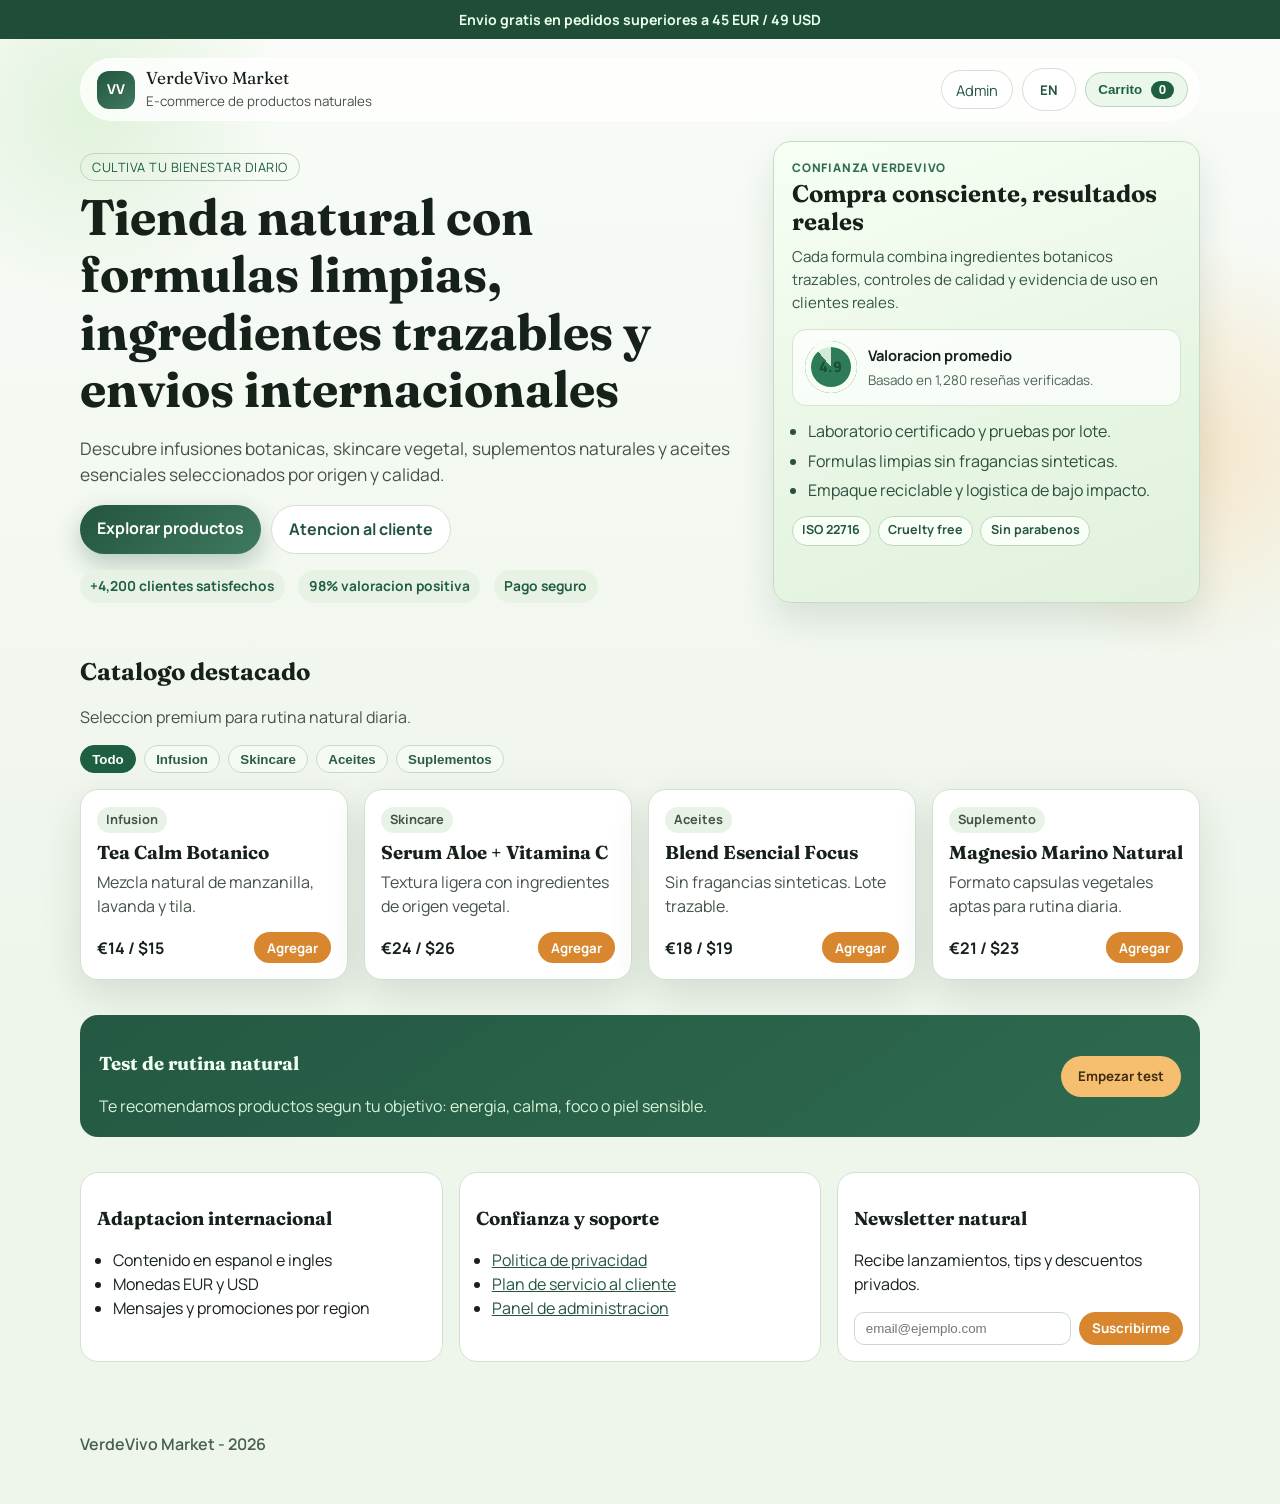
<file: index.html>
﻿<!doctype html>
<html lang="es">
<head>
  <meta charset="UTF-8" />
  <meta name="viewport" content="width=device-width, initial-scale=1.0" />
  <title>VerdeVivo Market | E-commerce Natural</title>
  <link rel="preconnect" href="https://fonts.googleapis.com">
  <link rel="preconnect" href="https://fonts.gstatic.com" crossorigin>
  <link href="https://fonts.googleapis.com/css2?family=Fraunces:opsz,wght@9..144,500;9..144,700&family=Manrope:wght@400;500;700;800&display=swap" rel="stylesheet">
  <link rel="stylesheet" href="styles.css" />
</head>
<body>
  <div class="bg-orb orb-1"></div>
  <div class="bg-orb orb-2"></div>

  <p class="promo-bar" data-es="Envio gratis en pedidos superiores a 45 EUR / 49 USD" data-en="Free shipping on orders over 45 EUR / 49 USD">Envio gratis en pedidos superiores a 45 EUR / 49 USD</p>

  <header class="hero container reveal">
    <nav class="topbar">
      <div class="brand-wrap">
        <span class="brand-mark">VV</span>
        <div>
          <p class="brand" data-es="VerdeVivo Market" data-en="VerdeVivo Market">VerdeVivo Market</p>
          <small data-es="E-commerce de productos naturales" data-en="Natural products e-commerce">E-commerce de productos naturales</small>
        </div>
      </div>
      <div class="top-actions">
        <a class="pill-link" href="admin.html">Admin</a>
        <button id="langToggle" class="btn ghost" aria-label="Cambiar idioma">EN</button>
        <button id="cartBtn" class="cart-btn" aria-label="Abrir carrito">
          <span data-es="Carrito" data-en="Cart">Carrito</span>
          <strong id="cartCount">0</strong>
        </button>
      </div>
    </nav>

    <section class="hero-grid">
      <div>
        <p class="kicker" data-es="Cultiva tu bienestar diario" data-en="Cultivate your daily well-being">Cultiva tu bienestar diario</p>
        <h1 data-es="Tienda natural con formulas limpias, ingredientes trazables y envios internacionales" data-en="Natural store with clean formulas, traceable ingredients and international shipping">Tienda natural con formulas limpias, ingredientes trazables y envios internacionales</h1>
        <p class="lead" data-es="Descubre infusiones botanicas, skincare vegetal, suplementos naturales y aceites esenciales seleccionados por origen y calidad." data-en="Discover botanical infusions, plant-based skincare, natural supplements and essential oils selected by origin and quality.">Descubre infusiones botanicas, skincare vegetal, suplementos naturales y aceites esenciales seleccionados por origen y calidad.</p>
        <div class="hero-actions">
          <a class="btn" href="#catalogo" data-es="Explorar productos" data-en="Explore products">Explorar productos</a>
          <a class="btn ghost" href="customer-service.html" data-es="Atencion al cliente" data-en="Customer care">Atencion al cliente</a>
        </div>
        <div class="proof-strip">
          <span data-es="+4,200 clientes satisfechos" data-en="+4,200 happy customers">+4,200 clientes satisfechos</span>
          <span data-es="98% valoracion positiva" data-en="98% positive rating">98% valoracion positiva</span>
          <span data-es="Pago seguro" data-en="Secure checkout">Pago seguro</span>
        </div>
      </div>

      <aside class="hero-panel reveal">
        <div class="hero-panel-head">
          <p class="panel-eyebrow" data-es="Confianza VerdeVivo" data-en="VerdeVivo trust">Confianza VerdeVivo</p>
          <h2 data-es="Compra consciente, resultados reales" data-en="Mindful shopping, real results">Compra consciente, resultados reales</h2>
        </div>
        <p class="panel-lead" data-es="Cada formula combina ingredientes botanicos trazables, controles de calidad y evidencia de uso en clientes reales." data-en="Every formula combines traceable botanical ingredients, quality controls, and real customer usage evidence.">Cada formula combina ingredientes botanicos trazables, controles de calidad y evidencia de uso en clientes reales.</p>
        <div class="trust-score">
          <div class="score-ring">4.9</div>
          <div>
            <strong data-es="Valoracion promedio" data-en="Average rating">Valoracion promedio</strong>
            <p data-es="Basado en 1,280 reseñas verificadas." data-en="Based on 1,280 verified reviews.">Basado en 1,280 reseñas verificadas.</p>
          </div>
        </div>
        <ul class="trust-list">
          <li data-es="Laboratorio certificado y pruebas por lote." data-en="Certified lab and batch testing.">Laboratorio certificado y pruebas por lote.</li>
          <li data-es="Formulas limpias sin fragancias sinteticas." data-en="Clean formulas with no synthetic fragrances.">Formulas limpias sin fragancias sinteticas.</li>
          <li data-es="Empaque reciclable y logistica de bajo impacto." data-en="Recyclable packaging and low-impact logistics.">Empaque reciclable y logistica de bajo impacto.</li>
        </ul>
        <div class="trust-chips">
          <span>ISO 22716</span>
          <span data-es="Cruelty free" data-en="Cruelty free">Cruelty free</span>
          <span data-es="Sin parabenos" data-en="Paraben free">Sin parabenos</span>
        </div>
      </aside>
    </section>
  </header>

  <main>
    <section id="catalogo" class="container section reveal">
      <div class="section-head">
        <h2 data-es="Catalogo destacado" data-en="Featured catalog">Catalogo destacado</h2>
        <p data-es="Seleccion premium para rutina natural diaria." data-en="Premium selection for a daily natural routine.">Seleccion premium para rutina natural diaria.</p>
      </div>

      <div class="filters" id="filters">
        <button class="filter-chip active" data-filter="all" data-es="Todo" data-en="All">Todo</button>
        <button class="filter-chip" data-filter="infusion">Infusion</button>
        <button class="filter-chip" data-filter="skincare">Skincare</button>
        <button class="filter-chip" data-filter="oils">Aceites</button>
        <button class="filter-chip" data-filter="supplement">Suplementos</button>
      </div>

      <div class="product-grid" id="productGrid">
        <article class="product-card reveal" data-category="infusion">
          <p class="tag">Infusion</p>
          <h3 data-es="Tea Calm Botanico" data-en="Tea Calm Botanical">Tea Calm Botanico</h3>
          <p data-es="Mezcla natural de manzanilla, lavanda y tila." data-en="Natural blend of chamomile, lavender and linden.">Mezcla natural de manzanilla, lavanda y tila.</p>
          <div class="product-foot">
            <strong>€14 / $15</strong>
            <button class="mini-btn add-cart" data-name="Tea Calm Botanico">Agregar</button>
          </div>
        </article>

        <article class="product-card reveal" data-category="skincare">
          <p class="tag">Skincare</p>
          <h3 data-es="Serum Aloe + Vitamina C" data-en="Aloe + Vitamin C Serum">Serum Aloe + Vitamina C</h3>
          <p data-es="Textura ligera con ingredientes de origen vegetal." data-en="Light texture with plant-origin ingredients.">Textura ligera con ingredientes de origen vegetal.</p>
          <div class="product-foot">
            <strong>€24 / $26</strong>
            <button class="mini-btn add-cart" data-name="Serum Aloe + Vitamina C">Agregar</button>
          </div>
        </article>

        <article class="product-card reveal" data-category="oils">
          <p class="tag">Aceites</p>
          <h3 data-es="Blend Esencial Focus" data-en="Essential Focus Blend">Blend Esencial Focus</h3>
          <p data-es="Sin fragancias sinteticas. Lote trazable." data-en="No synthetic fragrances. Traceable batch.">Sin fragancias sinteticas. Lote trazable.</p>
          <div class="product-foot">
            <strong>€18 / $19</strong>
            <button class="mini-btn add-cart" data-name="Blend Esencial Focus">Agregar</button>
          </div>
        </article>

        <article class="product-card reveal" data-category="supplement">
          <p class="tag">Suplemento</p>
          <h3 data-es="Magnesio Marino Natural" data-en="Natural Marine Magnesium">Magnesio Marino Natural</h3>
          <p data-es="Formato capsulas vegetales aptas para rutina diaria." data-en="Plant-capsule format suitable for daily routine.">Formato capsulas vegetales aptas para rutina diaria.</p>
          <div class="product-foot">
            <strong>€21 / $23</strong>
            <button class="mini-btn add-cart" data-name="Magnesio Marino Natural">Agregar</button>
          </div>
        </article>
      </div>
    </section>

    <section class="container section feature-band reveal">
      <article>
        <h3 data-es="Test de rutina natural" data-en="Natural routine quiz">Test de rutina natural</h3>
        <p data-es="Te recomendamos productos segun tu objetivo: energia, calma, foco o piel sensible." data-en="Get product recommendations by goal: energy, calm, focus or sensitive skin.">Te recomendamos productos segun tu objetivo: energia, calma, foco o piel sensible.</p>
      </article>
      <button class="btn" data-es="Empezar test" data-en="Start quiz">Empezar test</button>
    </section>

    <section class="container section info-grid reveal">
      <article class="info-card">
        <h3 data-es="Adaptacion internacional" data-en="International adaptation">Adaptacion internacional</h3>
        <ul>
          <li data-es="Contenido en espanol e ingles" data-en="Spanish and English content">Contenido en espanol e ingles</li>
          <li data-es="Monedas EUR y USD" data-en="EUR and USD currencies">Monedas EUR y USD</li>
          <li data-es="Mensajes y promociones por region" data-en="Regional messaging and offers">Mensajes y promociones por region</li>
        </ul>
      </article>

      <article class="info-card">
        <h3 data-es="Confianza y soporte" data-en="Trust and support">Confianza y soporte</h3>
        <ul>
          <li><a href="privacy.html" data-es="Politica de privacidad" data-en="Privacy policy">Politica de privacidad</a></li>
          <li><a href="customer-service.html" data-es="Plan de servicio al cliente" data-en="Customer service plan">Plan de servicio al cliente</a></li>
          <li><a href="admin.html" data-es="Panel de administracion" data-en="Admin dashboard">Panel de administracion</a></li>
        </ul>
      </article>

      <article class="info-card newsletter">
        <h3 data-es="Newsletter natural" data-en="Natural newsletter">Newsletter natural</h3>
        <p data-es="Recibe lanzamientos, tips y descuentos privados." data-en="Get launches, tips and private discounts.">Recibe lanzamientos, tips y descuentos privados.</p>
        <form>
          <input type="email" placeholder="email@ejemplo.com" />
          <button class="mini-btn" type="button" data-es="Suscribirme" data-en="Subscribe">Suscribirme</button>
        </form>
      </article>
    </section>
  </main>

  <aside id="cartDrawer" class="cart-drawer" aria-hidden="true">
    <div class="cart-head">
      <h3 data-es="Tu carrito" data-en="Your cart">Tu carrito</h3>
      <button id="closeCart" class="pill-link" type="button">X</button>
    </div>
    <ul id="cartItems"></ul>
    <p id="cartEmpty" data-es="Aun no has agregado productos." data-en="You have not added products yet.">Aun no has agregado productos.</p>
  </aside>

  <footer class="container footer">
    <p>VerdeVivo Market - 2026</p>
  </footer>

  <script src="script.js"></script>
</body>
</html>
</file>
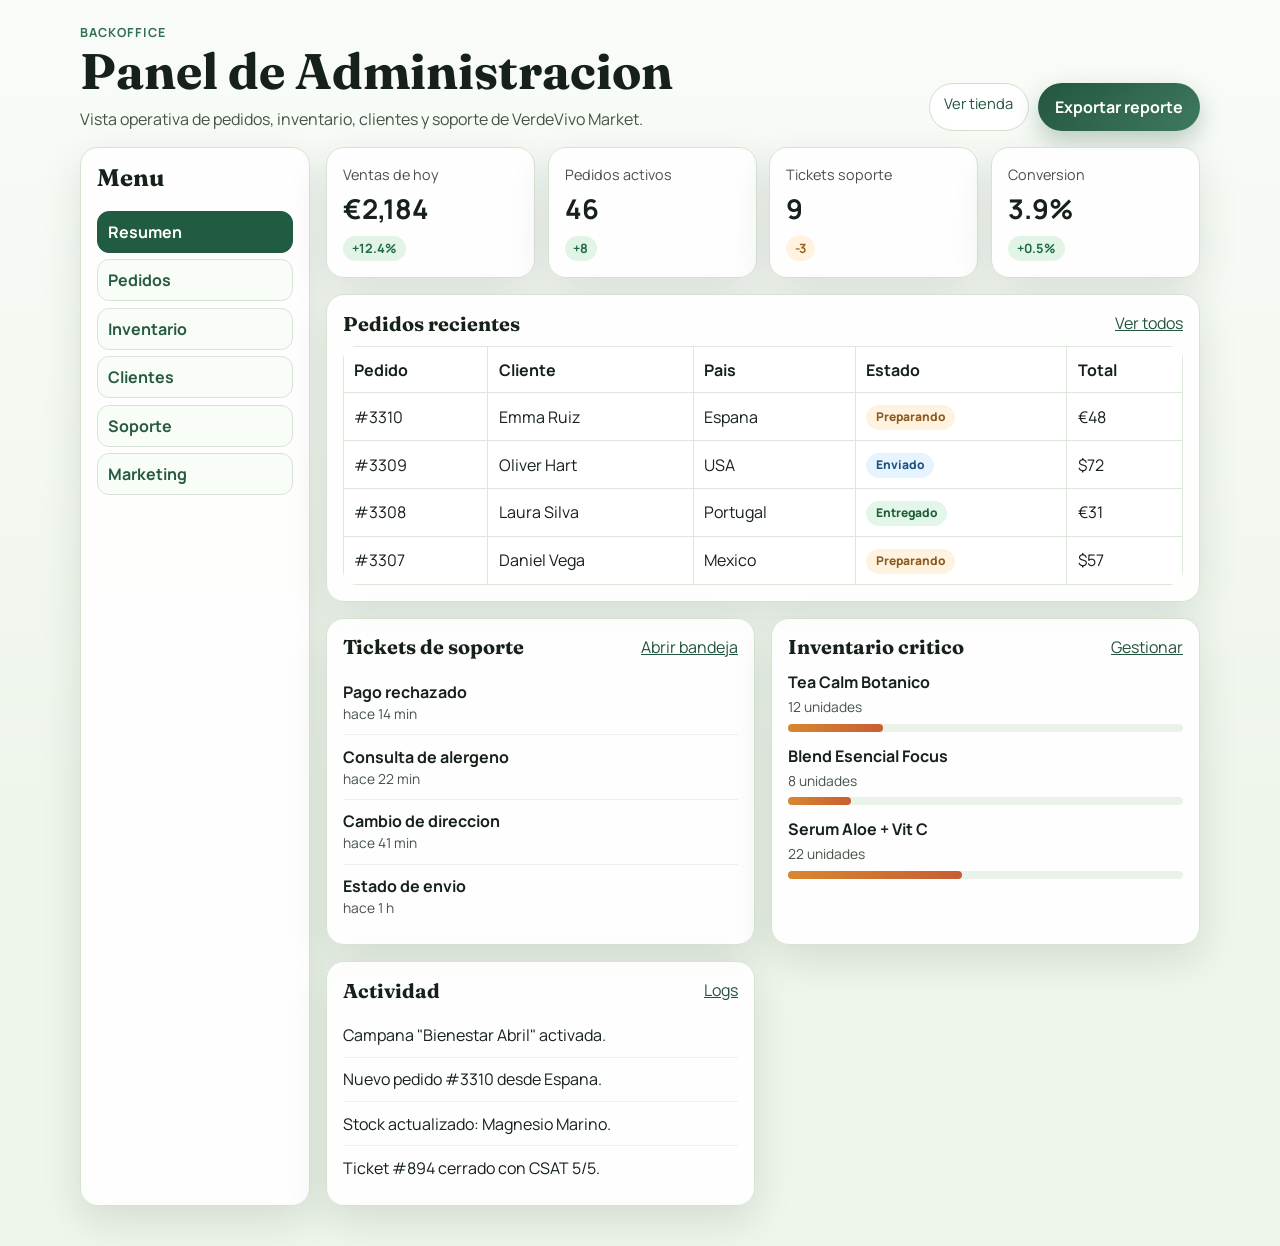
<file: admin.html>
﻿<!doctype html>
<html lang="es">
<head>
  <meta charset="UTF-8" />
  <meta name="viewport" content="width=device-width, initial-scale=1.0" />
  <title>Admin | VerdeVivo Market</title>
  <link rel="preconnect" href="https://fonts.googleapis.com">
  <link rel="preconnect" href="https://fonts.gstatic.com" crossorigin>
  <link href="https://fonts.googleapis.com/css2?family=Fraunces:opsz,wght@9..144,500;9..144,700&family=Manrope:wght@400;500;700;800&display=swap" rel="stylesheet">
  <link rel="stylesheet" href="styles.css" />
</head>
<body>
  <main class="container admin-shell">
    <header class="admin-header">
      <div>
        <p class="admin-kicker">Backoffice</p>
        <h1>Panel de Administracion</h1>
        <p class="admin-sub">Vista operativa de pedidos, inventario, clientes y soporte de VerdeVivo Market.</p>
      </div>
      <div class="admin-actions">
        <a class="pill-link" href="index.html">Ver tienda</a>
        <a class="btn" href="#">Exportar reporte</a>
      </div>
    </header>

    <section class="admin-layout">
      <aside class="admin-sidebar admin-card">
        <h2>Menu</h2>
        <nav>
          <a class="menu-item active" href="#">Resumen</a>
          <a class="menu-item" href="#">Pedidos</a>
          <a class="menu-item" href="#">Inventario</a>
          <a class="menu-item" href="#">Clientes</a>
          <a class="menu-item" href="#">Soporte</a>
          <a class="menu-item" href="#">Marketing</a>
        </nav>
      </aside>

      <div class="admin-main">
        <section class="kpi-grid">
          <article class="admin-card kpi">
            <p>Ventas de hoy</p>
            <strong>€2,184</strong>
            <span class="trend up">+12.4%</span>
          </article>
          <article class="admin-card kpi">
            <p>Pedidos activos</p>
            <strong>46</strong>
            <span class="trend up">+8</span>
          </article>
          <article class="admin-card kpi">
            <p>Tickets soporte</p>
            <strong>9</strong>
            <span class="trend down">-3</span>
          </article>
          <article class="admin-card kpi">
            <p>Conversion</p>
            <strong>3.9%</strong>
            <span class="trend up">+0.5%</span>
          </article>
        </section>

        <section class="admin-panels">
          <article class="admin-card wide">
            <div class="card-head">
              <h2>Pedidos recientes</h2>
              <a href="#">Ver todos</a>
            </div>
            <table class="table">
              <thead>
                <tr>
                  <th>Pedido</th>
                  <th>Cliente</th>
                  <th>Pais</th>
                  <th>Estado</th>
                  <th>Total</th>
                </tr>
              </thead>
              <tbody>
                <tr>
                  <td>#3310</td>
                  <td>Emma Ruiz</td>
                  <td>Espana</td>
                  <td><span class="status preparing">Preparando</span></td>
                  <td>€48</td>
                </tr>
                <tr>
                  <td>#3309</td>
                  <td>Oliver Hart</td>
                  <td>USA</td>
                  <td><span class="status shipped">Enviado</span></td>
                  <td>$72</td>
                </tr>
                <tr>
                  <td>#3308</td>
                  <td>Laura Silva</td>
                  <td>Portugal</td>
                  <td><span class="status delivered">Entregado</span></td>
                  <td>€31</td>
                </tr>
                <tr>
                  <td>#3307</td>
                  <td>Daniel Vega</td>
                  <td>Mexico</td>
                  <td><span class="status preparing">Preparando</span></td>
                  <td>$57</td>
                </tr>
              </tbody>
            </table>
          </article>

          <article class="admin-card">
            <div class="card-head">
              <h2>Tickets de soporte</h2>
              <a href="#">Abrir bandeja</a>
            </div>
            <ul class="stack-list">
              <li>
                <strong>Pago rechazado</strong>
                <span>hace 14 min</span>
              </li>
              <li>
                <strong>Consulta de alergeno</strong>
                <span>hace 22 min</span>
              </li>
              <li>
                <strong>Cambio de direccion</strong>
                <span>hace 41 min</span>
              </li>
              <li>
                <strong>Estado de envio</strong>
                <span>hace 1 h</span>
              </li>
            </ul>
          </article>

          <article class="admin-card">
            <div class="card-head">
              <h2>Inventario critico</h2>
              <a href="#">Gestionar</a>
            </div>
            <ul class="stock-list">
              <li>
                <div>
                  <strong>Tea Calm Botanico</strong>
                  <span>12 unidades</span>
                </div>
                <div class="stock-bar"><span style="width: 24%"></span></div>
              </li>
              <li>
                <div>
                  <strong>Blend Esencial Focus</strong>
                  <span>8 unidades</span>
                </div>
                <div class="stock-bar"><span style="width: 16%"></span></div>
              </li>
              <li>
                <div>
                  <strong>Serum Aloe + Vit C</strong>
                  <span>22 unidades</span>
                </div>
                <div class="stock-bar"><span style="width: 44%"></span></div>
              </li>
            </ul>
          </article>

          <article class="admin-card">
            <div class="card-head">
              <h2>Actividad</h2>
              <a href="#">Logs</a>
            </div>
            <ul class="timeline">
              <li>Campana "Bienestar Abril" activada.</li>
              <li>Nuevo pedido #3310 desde Espana.</li>
              <li>Stock actualizado: Magnesio Marino.</li>
              <li>Ticket #894 cerrado con CSAT 5/5.</li>
            </ul>
          </article>
        </section>
      </div>
    </section>
  </main>
</body>
</html>
</file>
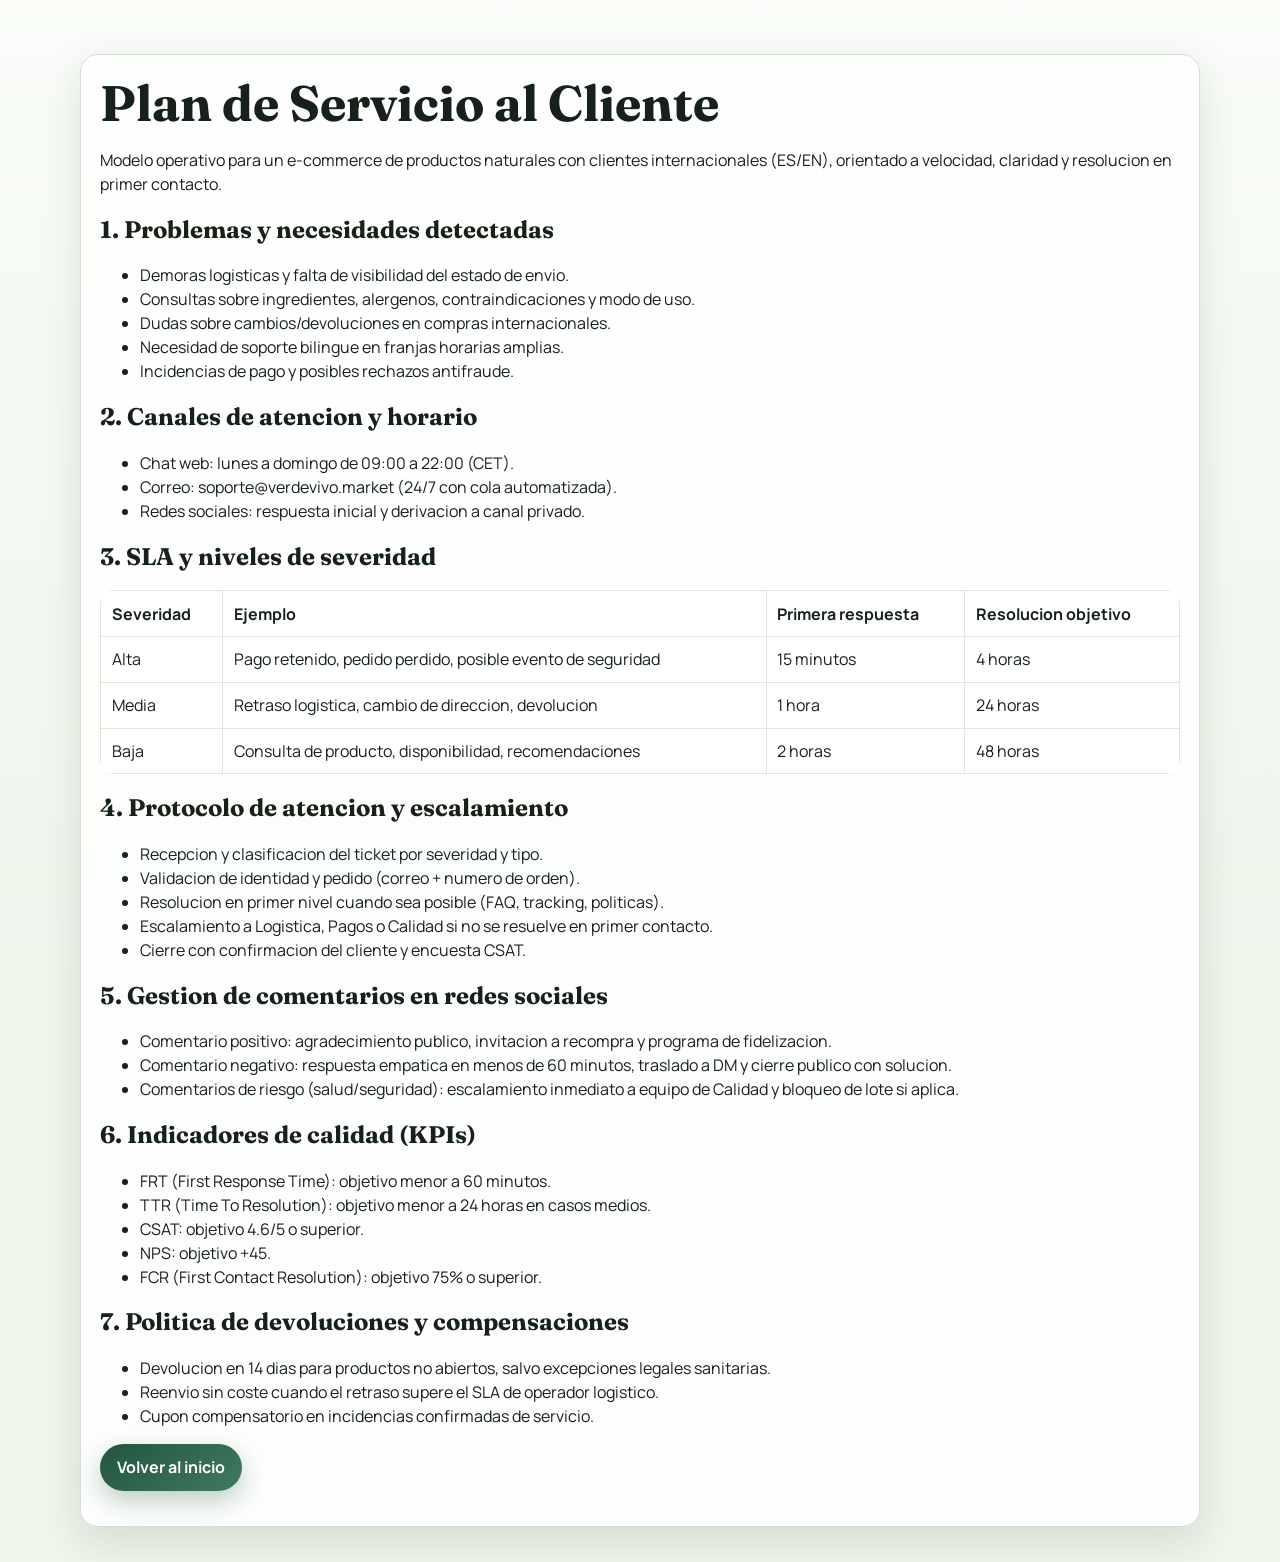
<file: customer-service.html>
﻿<!doctype html>
<html lang="es">
<head>
  <meta charset="UTF-8" />
  <meta name="viewport" content="width=device-width, initial-scale=1.0" />
  <title>Servicio al Cliente | VerdeVivo Market</title>
  <link rel="preconnect" href="https://fonts.googleapis.com">
  <link rel="preconnect" href="https://fonts.gstatic.com" crossorigin>
  <link href="https://fonts.googleapis.com/css2?family=Fraunces:opsz,wght@9..144,500;9..144,700&family=Manrope:wght@400;500;700;800&display=swap" rel="stylesheet">
  <link rel="stylesheet" href="styles.css" />
</head>
<body>
  <main class="container section">
    <article class="page-card reveal in-view">
      <h1>Plan de Servicio al Cliente</h1>
      <p>Modelo operativo para un e-commerce de productos naturales con clientes internacionales (ES/EN), orientado a velocidad, claridad y resolucion en primer contacto.</p>

      <h2>1. Problemas y necesidades detectadas</h2>
      <ul>
        <li>Demoras logisticas y falta de visibilidad del estado de envio.</li>
        <li>Consultas sobre ingredientes, alergenos, contraindicaciones y modo de uso.</li>
        <li>Dudas sobre cambios/devoluciones en compras internacionales.</li>
        <li>Necesidad de soporte bilingue en franjas horarias amplias.</li>
        <li>Incidencias de pago y posibles rechazos antifraude.</li>
      </ul>

      <h2>2. Canales de atencion y horario</h2>
      <ul>
        <li>Chat web: lunes a domingo de 09:00 a 22:00 (CET).</li>
        <li>Correo: soporte@verdevivo.market (24/7 con cola automatizada).</li>
        <li>Redes sociales: respuesta inicial y derivacion a canal privado.</li>
      </ul>

      <h2>3. SLA y niveles de severidad</h2>
      <table class="table">
        <thead>
          <tr>
            <th>Severidad</th>
            <th>Ejemplo</th>
            <th>Primera respuesta</th>
            <th>Resolucion objetivo</th>
          </tr>
        </thead>
        <tbody>
          <tr>
            <td>Alta</td>
            <td>Pago retenido, pedido perdido, posible evento de seguridad</td>
            <td>15 minutos</td>
            <td>4 horas</td>
          </tr>
          <tr>
            <td>Media</td>
            <td>Retraso logistica, cambio de direccion, devolucion</td>
            <td>1 hora</td>
            <td>24 horas</td>
          </tr>
          <tr>
            <td>Baja</td>
            <td>Consulta de producto, disponibilidad, recomendaciones</td>
            <td>2 horas</td>
            <td>48 horas</td>
          </tr>
        </tbody>
      </table>

      <h2>4. Protocolo de atencion y escalamiento</h2>
      <ul>
        <li>Recepcion y clasificacion del ticket por severidad y tipo.</li>
        <li>Validacion de identidad y pedido (correo + numero de orden).</li>
        <li>Resolucion en primer nivel cuando sea posible (FAQ, tracking, politicas).</li>
        <li>Escalamiento a Logistica, Pagos o Calidad si no se resuelve en primer contacto.</li>
        <li>Cierre con confirmacion del cliente y encuesta CSAT.</li>
      </ul>

      <h2>5. Gestion de comentarios en redes sociales</h2>
      <ul>
        <li>Comentario positivo: agradecimiento publico, invitacion a recompra y programa de fidelizacion.</li>
        <li>Comentario negativo: respuesta empatica en menos de 60 minutos, traslado a DM y cierre publico con solucion.</li>
        <li>Comentarios de riesgo (salud/seguridad): escalamiento inmediato a equipo de Calidad y bloqueo de lote si aplica.</li>
      </ul>

      <h2>6. Indicadores de calidad (KPIs)</h2>
      <ul>
        <li>FRT (First Response Time): objetivo menor a 60 minutos.</li>
        <li>TTR (Time To Resolution): objetivo menor a 24 horas en casos medios.</li>
        <li>CSAT: objetivo 4.6/5 o superior.</li>
        <li>NPS: objetivo +45.</li>
        <li>FCR (First Contact Resolution): objetivo 75% o superior.</li>
      </ul>

      <h2>7. Politica de devoluciones y compensaciones</h2>
      <ul>
        <li>Devolucion en 14 dias para productos no abiertos, salvo excepciones legales sanitarias.</li>
        <li>Reenvio sin coste cuando el retraso supere el SLA de operador logistico.</li>
        <li>Cupon compensatorio en incidencias confirmadas de servicio.</li>
      </ul>

      <p><a class="btn" href="index.html">Volver al inicio</a></p>
    </article>
  </main>
</body>
</html>
</file>
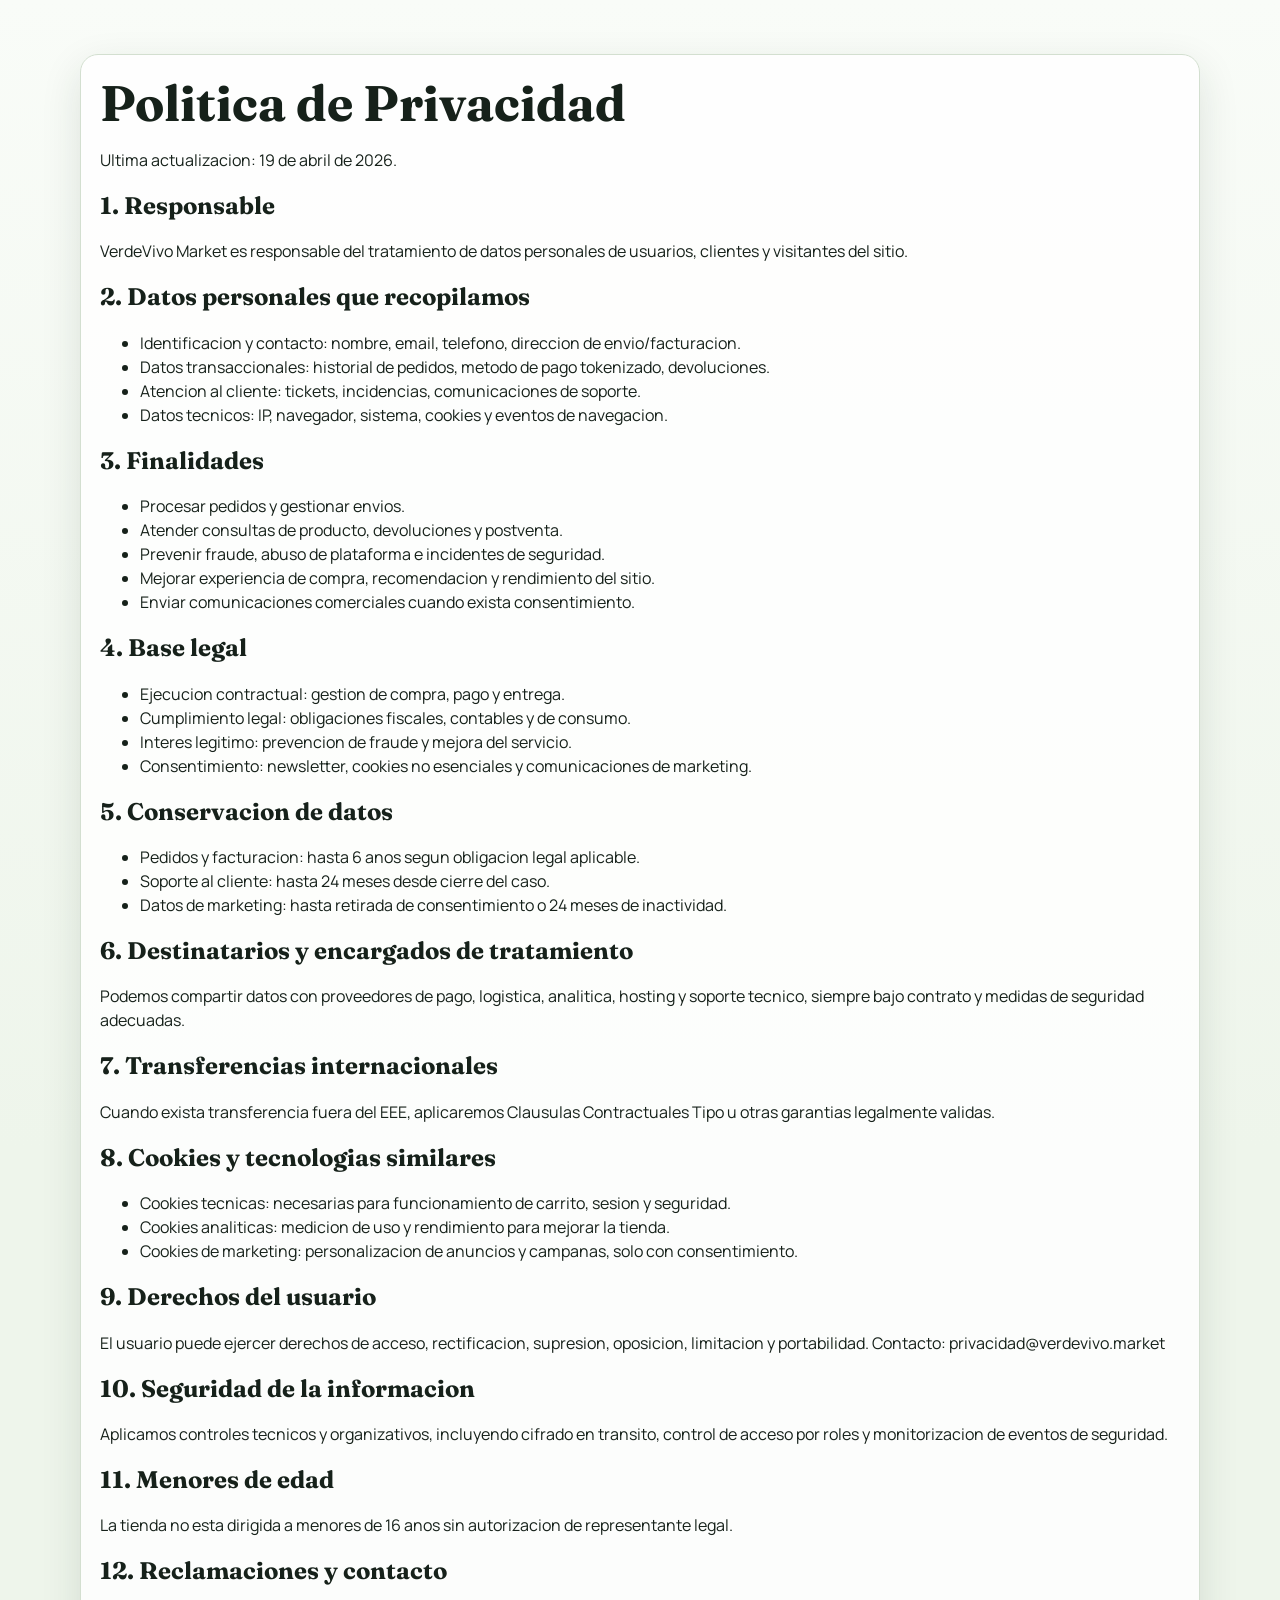
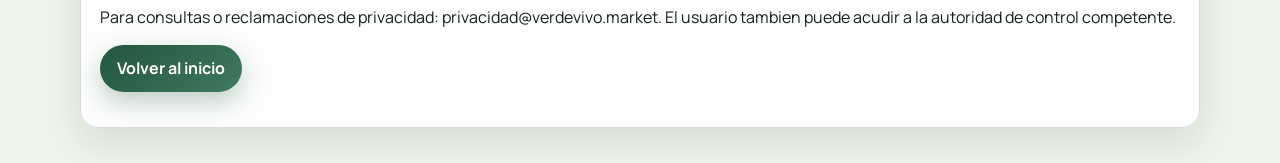
<file: privacy.html>
﻿<!doctype html>
<html lang="es">
<head>
  <meta charset="UTF-8" />
  <meta name="viewport" content="width=device-width, initial-scale=1.0" />
  <title>Politica de Privacidad | VerdeVivo Market</title>
  <link rel="preconnect" href="https://fonts.googleapis.com">
  <link rel="preconnect" href="https://fonts.gstatic.com" crossorigin>
  <link href="https://fonts.googleapis.com/css2?family=Fraunces:opsz,wght@9..144,500;9..144,700&family=Manrope:wght@400;500;700;800&display=swap" rel="stylesheet">
  <link rel="stylesheet" href="styles.css" />
</head>
<body>
  <main class="container section">
    <article class="page-card reveal in-view">
      <h1>Politica de Privacidad</h1>
      <p>Ultima actualizacion: 19 de abril de 2026.</p>

      <h2>1. Responsable</h2>
      <p>VerdeVivo Market es responsable del tratamiento de datos personales de usuarios, clientes y visitantes del sitio.</p>

      <h2>2. Datos personales que recopilamos</h2>
      <ul>
        <li>Identificacion y contacto: nombre, email, telefono, direccion de envio/facturacion.</li>
        <li>Datos transaccionales: historial de pedidos, metodo de pago tokenizado, devoluciones.</li>
        <li>Atencion al cliente: tickets, incidencias, comunicaciones de soporte.</li>
        <li>Datos tecnicos: IP, navegador, sistema, cookies y eventos de navegacion.</li>
      </ul>

      <h2>3. Finalidades</h2>
      <ul>
        <li>Procesar pedidos y gestionar envios.</li>
        <li>Atender consultas de producto, devoluciones y postventa.</li>
        <li>Prevenir fraude, abuso de plataforma e incidentes de seguridad.</li>
        <li>Mejorar experiencia de compra, recomendacion y rendimiento del sitio.</li>
        <li>Enviar comunicaciones comerciales cuando exista consentimiento.</li>
      </ul>

      <h2>4. Base legal</h2>
      <ul>
        <li>Ejecucion contractual: gestion de compra, pago y entrega.</li>
        <li>Cumplimiento legal: obligaciones fiscales, contables y de consumo.</li>
        <li>Interes legitimo: prevencion de fraude y mejora del servicio.</li>
        <li>Consentimiento: newsletter, cookies no esenciales y comunicaciones de marketing.</li>
      </ul>

      <h2>5. Conservacion de datos</h2>
      <ul>
        <li>Pedidos y facturacion: hasta 6 anos segun obligacion legal aplicable.</li>
        <li>Soporte al cliente: hasta 24 meses desde cierre del caso.</li>
        <li>Datos de marketing: hasta retirada de consentimiento o 24 meses de inactividad.</li>
      </ul>

      <h2>6. Destinatarios y encargados de tratamiento</h2>
      <p>Podemos compartir datos con proveedores de pago, logistica, analitica, hosting y soporte tecnico, siempre bajo contrato y medidas de seguridad adecuadas.</p>

      <h2>7. Transferencias internacionales</h2>
      <p>Cuando exista transferencia fuera del EEE, aplicaremos Clausulas Contractuales Tipo u otras garantias legalmente validas.</p>

      <h2>8. Cookies y tecnologias similares</h2>
      <ul>
        <li>Cookies tecnicas: necesarias para funcionamiento de carrito, sesion y seguridad.</li>
        <li>Cookies analiticas: medicion de uso y rendimiento para mejorar la tienda.</li>
        <li>Cookies de marketing: personalizacion de anuncios y campanas, solo con consentimiento.</li>
      </ul>

      <h2>9. Derechos del usuario</h2>
      <p>El usuario puede ejercer derechos de acceso, rectificacion, supresion, oposicion, limitacion y portabilidad. Contacto: privacidad@verdevivo.market</p>

      <h2>10. Seguridad de la informacion</h2>
      <p>Aplicamos controles tecnicos y organizativos, incluyendo cifrado en transito, control de acceso por roles y monitorizacion de eventos de seguridad.</p>

      <h2>11. Menores de edad</h2>
      <p>La tienda no esta dirigida a menores de 16 anos sin autorizacion de representante legal.</p>

      <h2>12. Reclamaciones y contacto</h2>
      <p>Para consultas o reclamaciones de privacidad: privacidad@verdevivo.market. El usuario tambien puede acudir a la autoridad de control competente.</p>

      <p><a class="btn" href="index.html">Volver al inicio</a></p>
    </article>
  </main>
</body>
</html>
</file>
<file: styles.css>
﻿:root {
  --bg: #eef5eb;
  --bg-soft: #f8fbf7;
  --ink: #16211a;
  --ink-soft: #465247;
  --line: #d3dfd0;
  --primary: #23553e;
  --primary-2: #3f7a5f;
  --accent: #d8872f;
  --paper: #ffffff;
  --radius: 18px;
  --shadow: 0 14px 40px rgba(27, 49, 35, 0.12);
}

* { box-sizing: border-box; }
html, body { margin: 0; padding: 0; }

body {
  font-family: "Manrope", "Segoe UI", sans-serif;
  color: var(--ink);
  background: linear-gradient(180deg, #f9fcf8 0%, var(--bg) 65%);
  line-height: 1.5;
  overflow-x: hidden;
}

h1, h2, h3, .brand { font-family: "Fraunces", Georgia, serif; line-height: 1.15; }
a { color: var(--primary); }

.container { width: min(1120px, 92vw); margin: 0 auto; }

.promo-bar {
  margin: 0;
  text-align: center;
  padding: 0.55rem;
  background: #1f4d38;
  color: #e9ffe9;
  font-weight: 700;
  font-size: 0.88rem;
}

.bg-orb { position: fixed; z-index: -1; border-radius: 999px; filter: blur(4px); opacity: 0.7; }
.orb-1 { width: 380px; height: 380px; background: radial-gradient(circle, #d6eecf, transparent 70%); top: -80px; left: -100px; }
.orb-2 { width: 420px; height: 420px; background: radial-gradient(circle, #f7ddb9, transparent 70%); right: -120px; top: 240px; }

.hero { padding-top: 1.2rem; }

.topbar {
  display: flex;
  justify-content: space-between;
  align-items: center;
  gap: 1rem;
  background: rgba(255, 255, 255, 0.78);
  border: 1px solid rgba(255, 255, 255, 0.6);
  backdrop-filter: blur(8px);
  border-radius: 999px;
  padding: 0.55rem 0.7rem 0.55rem 1rem;
  position: sticky;
  top: 0.8rem;
  z-index: 10;
}

.brand-wrap { display: flex; align-items: center; gap: 0.7rem; }
.brand-mark {
  display: grid;
  place-items: center;
  width: 38px;
  height: 38px;
  border-radius: 12px;
  background: linear-gradient(145deg, var(--primary), var(--primary-2));
  color: #fff;
  font-weight: 800;
  font-size: 0.85rem;
}
.brand { margin: 0; font-size: 1.08rem; }
.brand-wrap small { color: var(--ink-soft); }
.top-actions { display: flex; gap: 0.55rem; align-items: center; }

.pill-link {
  text-decoration: none;
  padding: 0.48rem 0.9rem;
  border-radius: 999px;
  border: 1px solid var(--line);
  background: #fff;
  font-size: 0.92rem;
}

.cart-btn {
  display: inline-flex;
  align-items: center;
  gap: 0.55rem;
  border-radius: 999px;
  border: 1px solid #bbd2bb;
  background: #ebf7eb;
  color: #1f5f41;
  padding: 0.45rem 0.8rem;
  font-weight: 800;
  cursor: pointer;
}

.cart-btn strong {
  background: #1f5f41;
  color: #fff;
  border-radius: 999px;
  min-width: 1.45rem;
  text-align: center;
  padding: 0.1rem 0.35rem;
}

.hero-grid {
  margin-top: 1.2rem;
  display: grid;
  grid-template-columns: 1.35fr 0.85fr;
  gap: 1rem;
  align-items: stretch;
}

.kicker {
  display: inline-flex;
  margin-bottom: 0.5rem;
  border: 1px solid #bfd6bb;
  color: #1f5f41;
  border-radius: 999px;
  padding: 0.2rem 0.7rem;
  font-size: 0.8rem;
  letter-spacing: 0.5px;
  text-transform: uppercase;
}

h1 { margin: 0; font-size: clamp(2rem, 3.9vw, 3.35rem); }
.lead { font-size: 1.08rem; color: var(--ink-soft); max-width: 68ch; }
.hero-actions { display: flex; gap: 0.65rem; flex-wrap: wrap; margin-top: 1rem; }

.proof-strip {
  margin-top: 1rem;
  display: flex;
  gap: 0.85rem;
  flex-wrap: wrap;
}

.proof-strip span {
  padding: 0.38rem 0.65rem;
  border-radius: 999px;
  background: #e7f2e5;
  color: #215e42;
  font-weight: 700;
  font-size: 0.86rem;
}

.btn, .mini-btn {
  border: 0;
  border-radius: 999px;
  font-family: inherit;
  cursor: pointer;
  text-decoration: none;
  transition: transform 0.2s ease, box-shadow 0.2s ease, background 0.2s ease;
}

.btn {
  display: inline-block;
  padding: 0.72rem 1.05rem;
  font-weight: 700;
  background: linear-gradient(140deg, var(--primary), var(--primary-2));
  color: #fff;
  box-shadow: 0 10px 24px rgba(32, 87, 61, 0.28);
}

.btn:hover, .mini-btn:hover { transform: translateY(-1px); }

.btn.ghost {
  background: #fff;
  color: var(--primary);
  border: 1px solid var(--line);
  box-shadow: none;
}

.hero-panel {
  background: linear-gradient(160deg, #f7fff4 0%, #e7f5e3 62%, #e2f0de 100%);
  border: 1px solid #c4dcc1;
  border-radius: var(--radius);
  padding: 1.1rem;
  box-shadow: 0 18px 36px rgba(27, 67, 44, 0.12);
}

.hero-panel-head h2 {
  margin: 0.2rem 0 0;
  font-size: clamp(1.15rem, 2vw, 1.5rem);
}

.panel-eyebrow {
  margin: 0;
  color: #2f6d4e;
  text-transform: uppercase;
  letter-spacing: 0.8px;
  font-size: 0.74rem;
  font-weight: 800;
}

.panel-lead {
  margin: 0.7rem 0 0.9rem;
  color: #355645;
  font-size: 0.94rem;
}

.trust-score {
  display: flex;
  align-items: center;
  gap: 0.7rem;
  padding: 0.72rem;
  border-radius: 14px;
  background: rgba(255, 255, 255, 0.72);
  border: 1px solid #d2e6d0;
}

.score-ring {
  width: 52px;
  height: 52px;
  border-radius: 999px;
  display: grid;
  place-items: center;
  font-weight: 800;
  color: #194d36;
  background: conic-gradient(#2e7b57 0 320deg, #d4ead5 320deg 360deg);
  box-shadow: inset 0 0 0 6px #f7fff5;
}

.score-ring {
  font-size: 0.9rem;
}

.trust-score strong {
  display: block;
  font-size: 0.92rem;
}

.trust-score p {
  margin: 0.2rem 0 0;
  color: #4b6657;
  font-size: 0.84rem;
}

.trust-list {
  margin: 0.85rem 0 0;
  padding-left: 1rem;
  color: #2c4f3d;
}

.trust-list li + li {
  margin-top: 0.35rem;
}

.trust-chips {
  margin-top: 0.85rem;
  display: flex;
  gap: 0.45rem;
  flex-wrap: wrap;
}

.trust-chips span {
  padding: 0.28rem 0.58rem;
  border-radius: 999px;
  border: 1px solid #bfd8bc;
  background: #f8fff7;
  color: #27553f;
  font-size: 0.78rem;
  font-weight: 700;
}

.section { padding: 2.2rem 0; }
.section-head p { margin-top: 0.3rem; color: var(--ink-soft); }

.filters {
  display: flex;
  gap: 0.5rem;
  flex-wrap: wrap;
  margin: 1rem 0;
}

.filter-chip {
  border: 1px solid #c9dbc8;
  background: #f5fbf4;
  color: #2b5d45;
  padding: 0.34rem 0.7rem;
  border-radius: 999px;
  font-weight: 700;
  cursor: pointer;
}

.filter-chip.active {
  background: #1f5f41;
  color: #fff;
  border-color: #1f5f41;
}

.product-grid {
  display: grid;
  gap: 1rem;
  grid-template-columns: repeat(auto-fit, minmax(215px, 1fr));
}

.product-card {
  background: var(--paper);
  border: 1px solid var(--line);
  border-radius: var(--radius);
  padding: 1rem;
  box-shadow: var(--shadow);
}

.product-card.hidden { display: none; }

.tag {
  display: inline-flex;
  padding: 0.2rem 0.55rem;
  border-radius: 999px;
  font-size: 0.8rem;
  font-weight: 700;
  background: #e7f3e6;
  color: #215e42;
}

.product-card h3 { margin: 0.6rem 0 0.4rem; }
.product-card p { margin: 0; color: var(--ink-soft); }

.product-foot {
  margin-top: 0.9rem;
  display: flex;
  justify-content: space-between;
  align-items: center;
}

.mini-btn {
  padding: 0.4rem 0.8rem;
  background: var(--accent);
  color: #fff;
  font-weight: 700;
}

.feature-band {
  background: linear-gradient(145deg, #245842, #2e6a50);
  border-radius: var(--radius);
  color: #effff0;
  padding: 1.2rem;
  display: flex;
  justify-content: space-between;
  gap: 1rem;
  align-items: center;
}

.feature-band p { margin: 0.4rem 0 0; color: #d8f3da; }
.feature-band .btn { background: #f5bf6f; color: #3f2c12; box-shadow: none; }

.info-grid {
  display: grid;
  gap: 1rem;
  grid-template-columns: repeat(auto-fit, minmax(280px, 1fr));
}

.info-card {
  background: #fff;
  border: 1px solid var(--line);
  border-radius: var(--radius);
  padding: 1rem;
}

.info-card ul { margin: 0; padding-left: 1rem; }

.newsletter form {
  display: flex;
  gap: 0.5rem;
  margin-top: 0.7rem;
}

.newsletter input {
  flex: 1;
  padding: 0.5rem 0.65rem;
  border-radius: 10px;
  border: 1px solid #c9dbc8;
}

.footer { padding: 1.2rem 0 2rem; color: #47604f; font-weight: 600; }

.page-card {
  background: rgba(255, 255, 255, 0.85);
  border: 1px solid var(--line);
  border-radius: var(--radius);
  box-shadow: var(--shadow);
  padding: 1.2rem;
  margin-top: 1.2rem;
}

.panel { width: min(980px, 92vw); margin: 1.2rem auto 2.2rem; }
.table { width: 100%; border-collapse: collapse; background: #fff; border-radius: 14px; overflow: hidden; }
.table th, .table td { border: 1px solid #dce8da; text-align: left; padding: 0.65rem; }

.notice {
  background: #fff7ec;
  border-left: 4px solid var(--accent);
  border-radius: 8px;
  padding: 0.8rem;
  margin-top: 0.95rem;
}

.cart-drawer {
  position: fixed;
  top: 1rem;
  right: 1rem;
  width: min(340px, 92vw);
  background: #fff;
  border: 1px solid #ceddcc;
  border-radius: 16px;
  box-shadow: var(--shadow);
  padding: 0.85rem;
  transform: translateY(-12px);
  opacity: 0;
  pointer-events: none;
  transition: 0.25s ease;
}

.cart-drawer.open {
  opacity: 1;
  transform: translateY(0);
  pointer-events: auto;
}

.cart-head {
  display: flex;
  justify-content: space-between;
  align-items: center;
}

.cart-drawer ul {
  list-style: none;
  padding: 0;
  margin: 0.6rem 0;
  max-height: 220px;
  overflow: auto;
}

.cart-drawer li {
  padding: 0.45rem 0;
  border-bottom: 1px solid #edf4ed;
}

.reveal {
  opacity: 0;
  transform: translateY(10px);
  transition: opacity 0.5s ease, transform 0.5s ease;
}

.reveal.in-view { opacity: 1; transform: translateY(0); }

@media (max-width: 860px) {
  .hero-grid { grid-template-columns: 1fr; }
  .topbar { border-radius: 16px; align-items: flex-start; flex-direction: column; }
  .top-actions { width: 100%; justify-content: flex-end; flex-wrap: wrap; }
  .feature-band { flex-direction: column; align-items: flex-start; }
}

/* Admin dashboard */
.admin-shell {
  padding: 1.5rem 0 2.5rem;
}

.admin-header {
  display: flex;
  justify-content: space-between;
  gap: 1rem;
  align-items: flex-end;
  margin-bottom: 1rem;
}

.admin-kicker {
  margin: 0;
  font-size: 0.78rem;
  text-transform: uppercase;
  letter-spacing: 1px;
  color: #2e7050;
  font-weight: 700;
}

.admin-sub {
  margin: 0.4rem 0 0;
  color: var(--ink-soft);
}

.admin-actions {
  display: flex;
  gap: 0.6rem;
  flex-wrap: wrap;
}

.admin-layout {
  display: grid;
  grid-template-columns: 230px 1fr;
  gap: 1rem;
}

.admin-card {
  background: rgba(255, 255, 255, 0.9);
  border: 1px solid #d6e3d3;
  border-radius: var(--radius);
  box-shadow: var(--shadow);
  padding: 1rem;
}

.admin-sidebar h2 {
  margin-top: 0;
}

.admin-sidebar nav {
  display: grid;
  gap: 0.4rem;
}

.menu-item {
  text-decoration: none;
  border: 1px solid #d7e4d5;
  border-radius: 12px;
  padding: 0.5rem 0.65rem;
  font-weight: 700;
  color: #285a42;
  background: #f9fdf8;
}

.menu-item.active {
  background: #215c42;
  color: #fff;
  border-color: #215c42;
}

.notice.compact {
  margin-top: 0.8rem;
  font-size: 0.86rem;
}

.admin-main {
  display: grid;
  gap: 1rem;
}

.kpi-grid {
  display: grid;
  grid-template-columns: repeat(4, minmax(0, 1fr));
  gap: 0.8rem;
}

.kpi p {
  margin: 0;
  color: var(--ink-soft);
  font-size: 0.9rem;
}

.kpi strong {
  display: block;
  font-size: 1.7rem;
  margin-top: 0.25rem;
}

.trend {
  display: inline-flex;
  margin-top: 0.35rem;
  border-radius: 999px;
  padding: 0.2rem 0.55rem;
  font-size: 0.8rem;
  font-weight: 700;
}

.trend.up {
  color: #1e6b46;
  background: #e2f4e5;
}

.trend.down {
  color: #996018;
  background: #fff3df;
}

.admin-panels {
  display: grid;
  grid-template-columns: 1fr 1fr;
  gap: 1rem;
}

.admin-panels .wide {
  grid-column: 1 / -1;
}

.card-head {
  display: flex;
  justify-content: space-between;
  align-items: center;
  gap: 1rem;
  margin-bottom: 0.7rem;
}

.card-head h2 {
  margin: 0;
  font-size: 1.25rem;
}

.status {
  display: inline-flex;
  padding: 0.2rem 0.6rem;
  border-radius: 999px;
  font-size: 0.75rem;
  font-weight: 800;
}

.status.preparing {
  background: #fff3df;
  color: #8a5a1f;
}

.status.shipped {
  background: #e6f4ff;
  color: #20527f;
}

.status.delivered {
  background: #e3f6ea;
  color: #205f3a;
}

.stack-list,
.timeline,
.stock-list {
  list-style: none;
  margin: 0;
  padding: 0;
}

.stack-list li,
.timeline li {
  border-bottom: 1px solid #ebf3e9;
  padding: 0.6rem 0;
}

.stack-list li:last-child,
.timeline li:last-child {
  border-bottom: 0;
}

.stack-list span {
  display: block;
  color: var(--ink-soft);
  font-size: 0.86rem;
}

.stock-list li {
  margin-bottom: 0.75rem;
}

.stock-list strong {
  display: block;
}

.stock-list span {
  color: var(--ink-soft);
  font-size: 0.86rem;
}

.stock-bar {
  height: 8px;
  border-radius: 999px;
  background: #ebf2e9;
  margin-top: 0.35rem;
}

.stock-bar span {
  display: block;
  height: 100%;
  border-radius: 999px;
  background: linear-gradient(90deg, #d8872f, #c75e34);
}

@media (max-width: 1040px) {
  .kpi-grid {
    grid-template-columns: repeat(2, minmax(0, 1fr));
  }

  .admin-layout {
    grid-template-columns: 1fr;
  }

  .admin-panels {
    grid-template-columns: 1fr;
  }
}

@media (max-width: 620px) {
  .admin-header {
    flex-direction: column;
    align-items: flex-start;
  }

  .kpi-grid {
    grid-template-columns: 1fr;
  }
}
</file>
